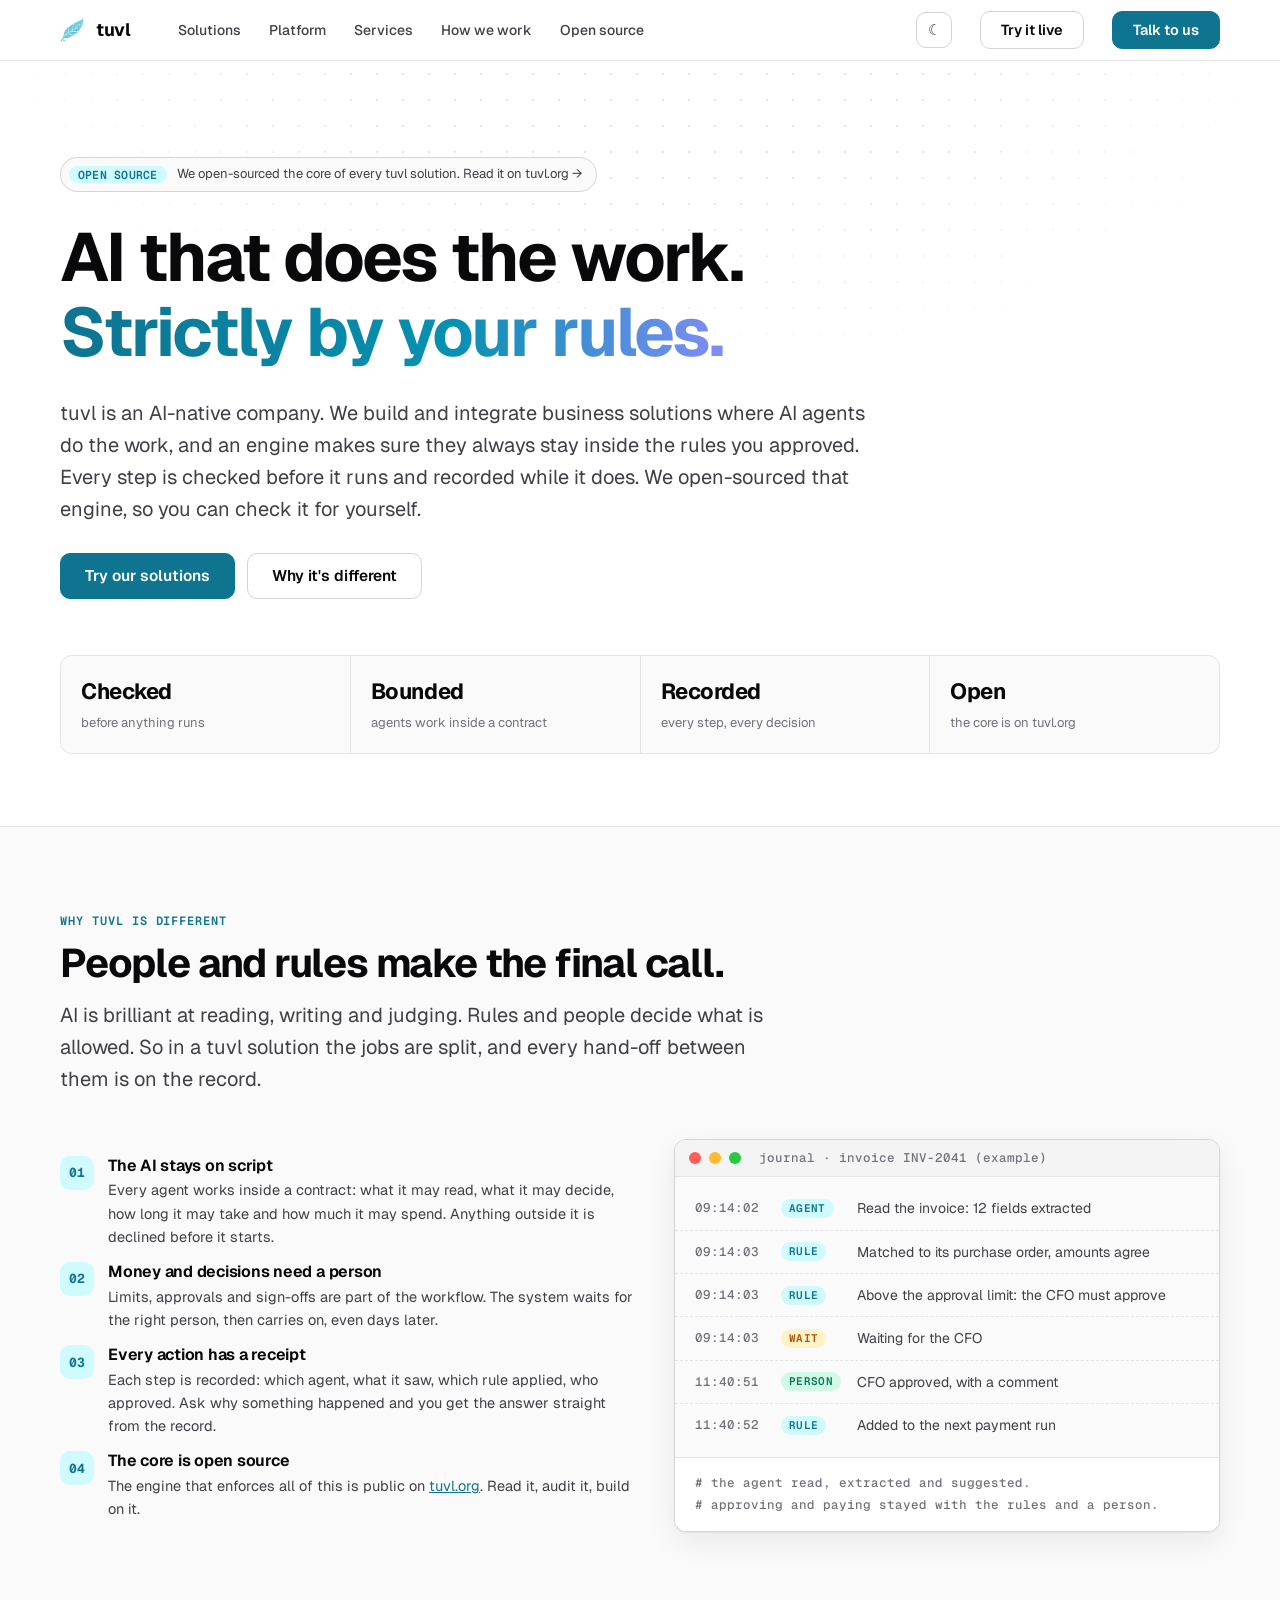
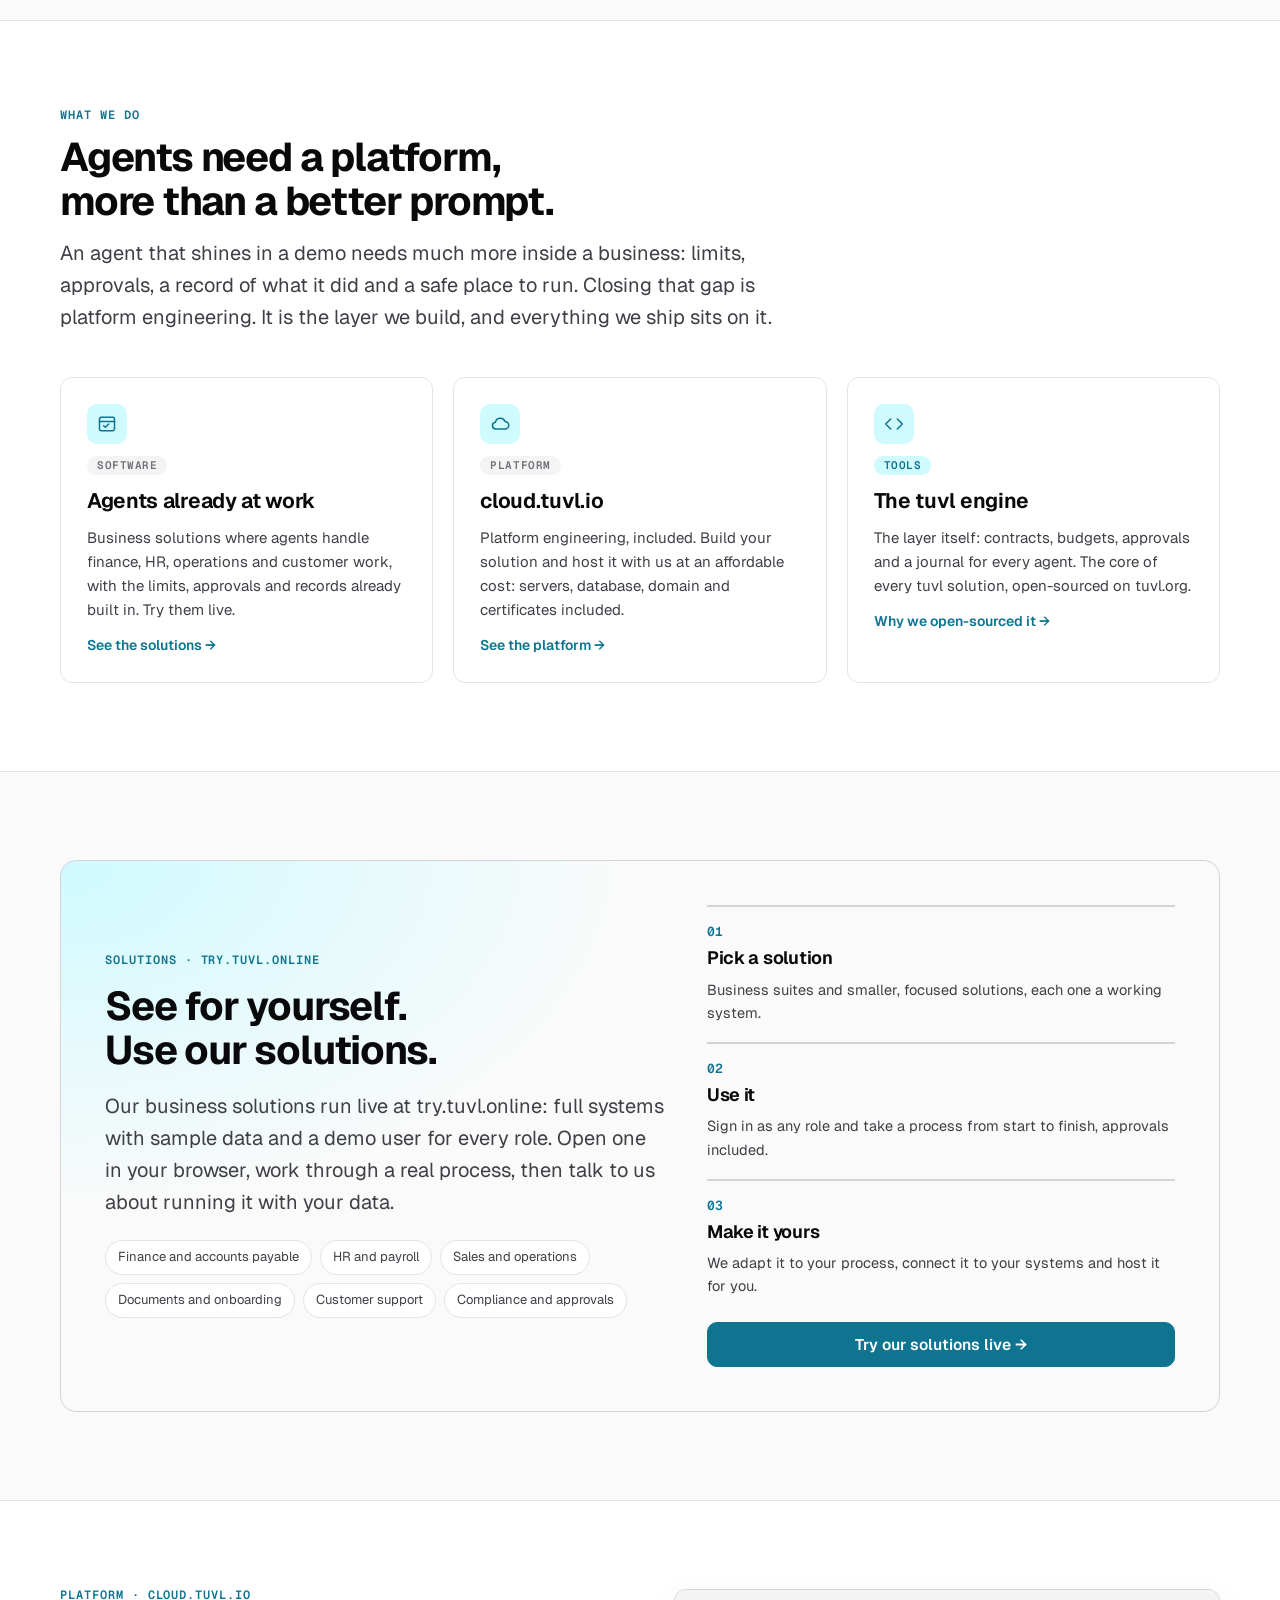
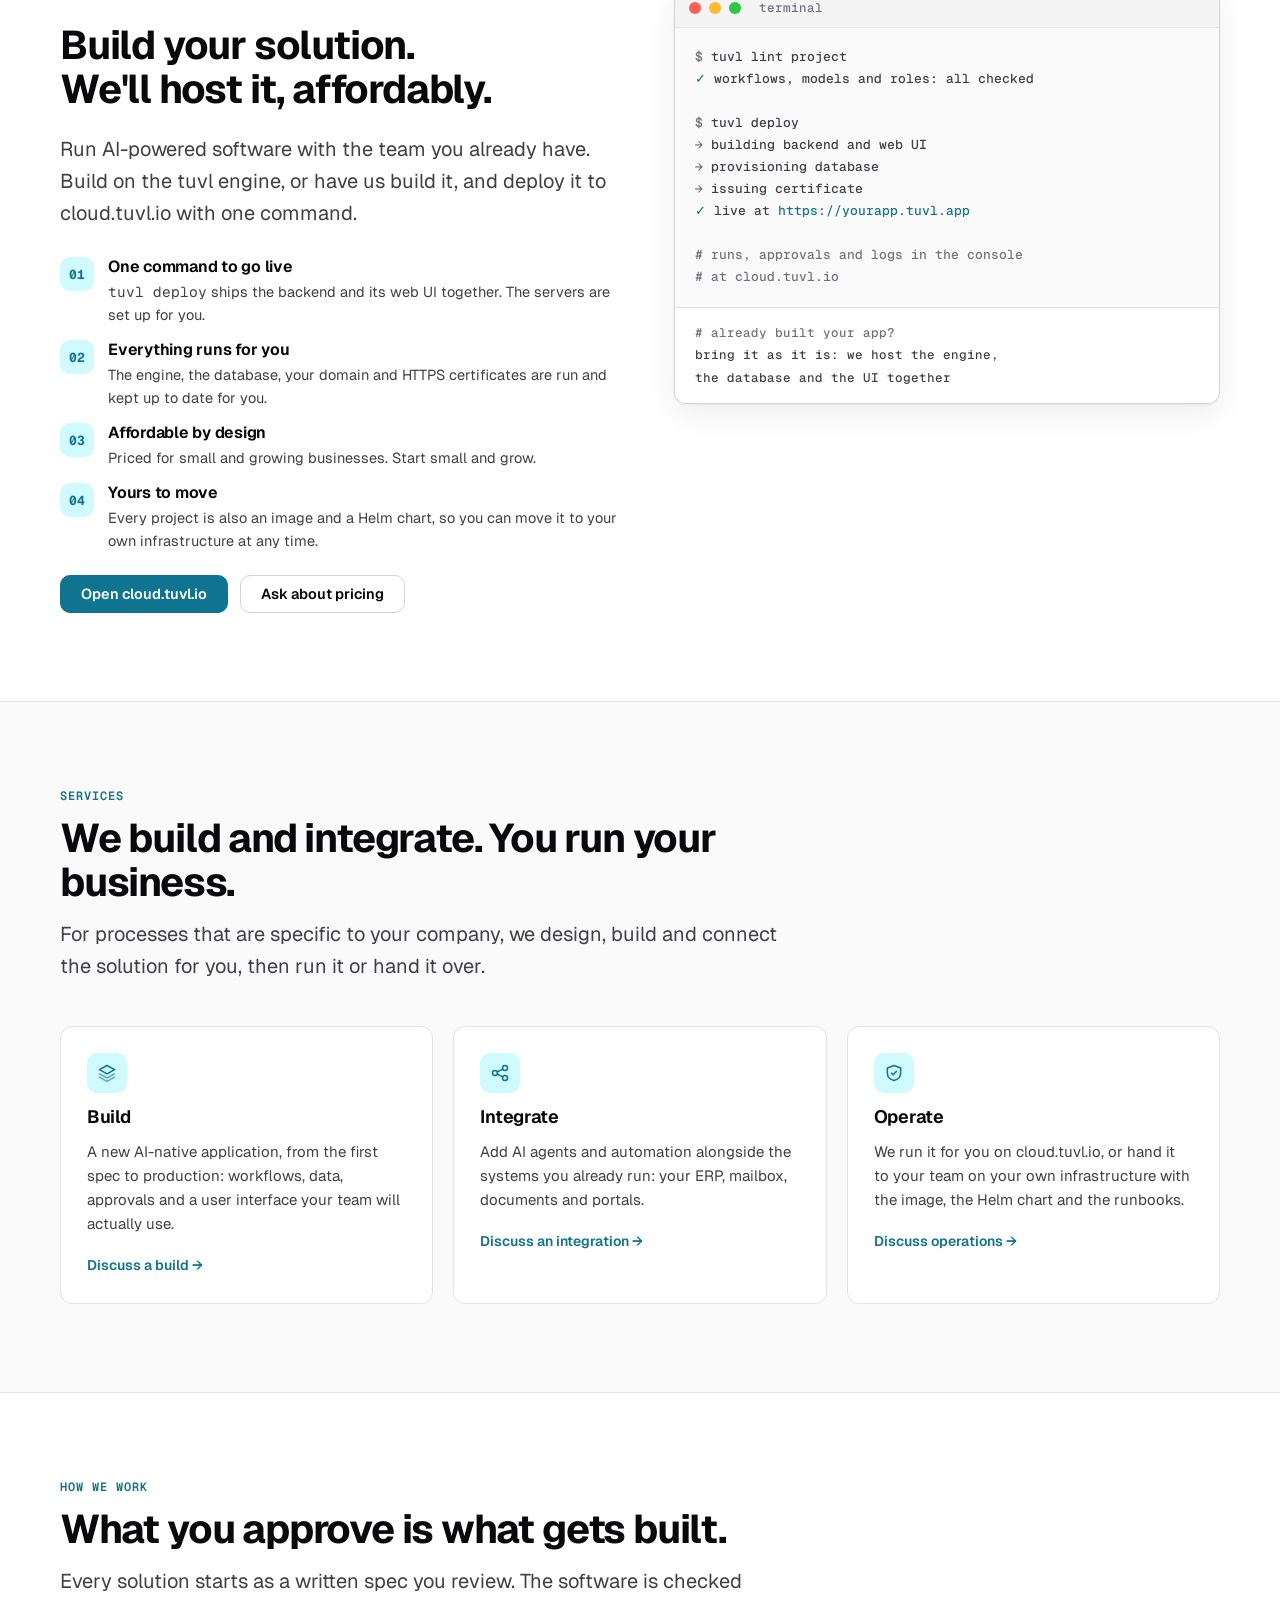
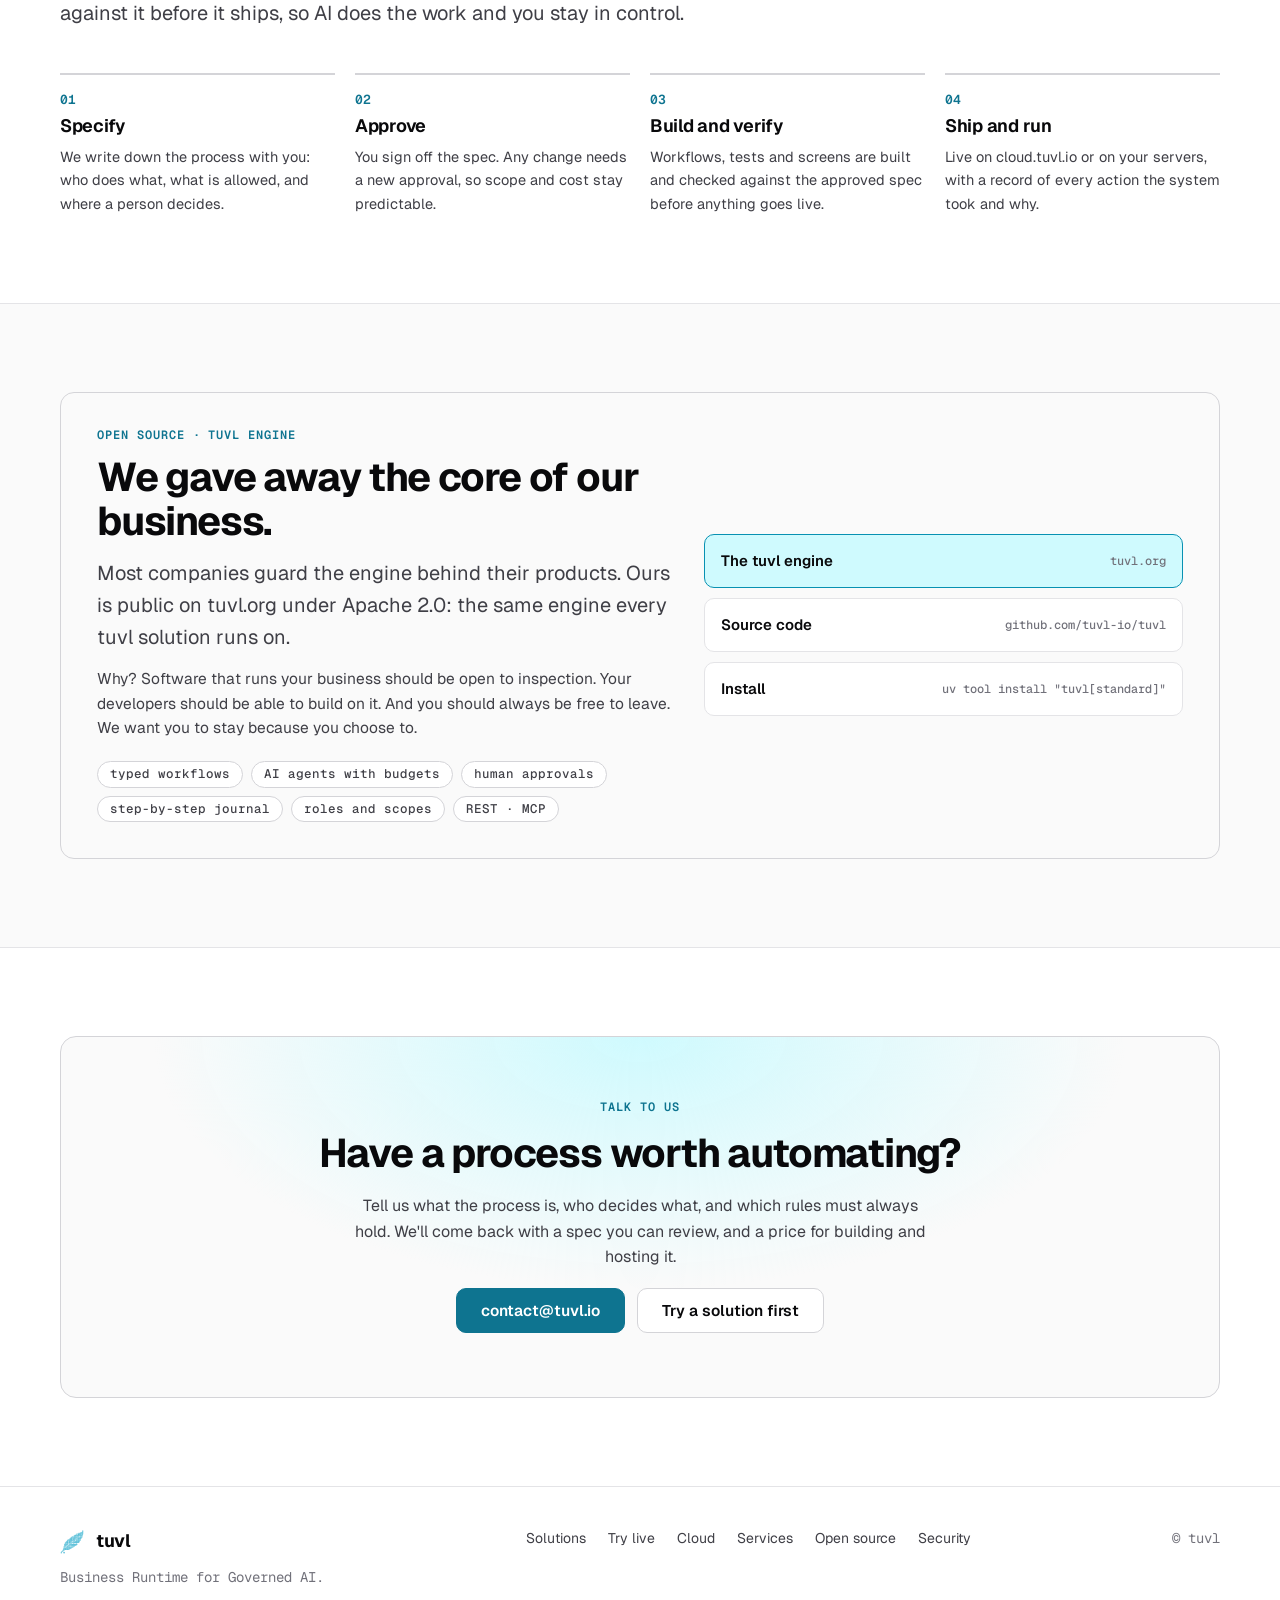
<file: index.html>
<!DOCTYPE html>
<html lang="en">
<head>
  <meta charset="utf-8">
  <meta name="viewport" content="width=device-width, initial-scale=1">
  <meta name="theme-color" content="#ffffff">
  <title>tuvl — Business Runtime for Governed AI</title>
  <meta name="description" content="tuvl is an AI-native company. We build and integrate AI-powered business solutions, and provide the software, platforms and tools to run them: ready-made suites, cloud.tuvl.io hosting and the open-source tuvl engine.">
  <link rel="canonical" href="https://tuvl.io/">
  <meta property="og:type" content="website">
  <meta property="og:url" content="https://tuvl.io/">
  <meta property="og:title" content="tuvl — Business Runtime for Governed AI">
  <meta property="og:description" content="An AI-native company: we build and integrate AI business solutions, and we open-sourced their core.">
  <meta property="og:image" content="https://tuvl.io/assets/logo.png">
  <link rel="icon" type="image/png" href="favicon-32.png">
  <link rel="preload" href="fonts/Geist.woff2" as="font" type="font/woff2" crossorigin>
  <link rel="stylesheet" href="tokens.css?v=2">
  <link rel="stylesheet" href="site.css?v=5">
  <script src="theme.js"></script>
  <script async src="https://www.googletagmanager.com/gtag/js?id=G-7NBSPKBZSP"></script>
  <script src="analytics.js"></script>
</head>
<body>

<header class="nav">
  <div class="wrap">
    <a class="brand" href="#top"><img src="feather.svg" alt="" width="26" height="28">tuvl</a>
    <nav class="nav-links" aria-label="Sections">
      <a href="#solutions">Solutions</a>
      <a href="#platform">Platform</a>
      <a href="#services">Services</a>
      <a href="#how">How we work</a>
      <a href="#open-source">Open source</a>
    </nav>
    <span class="spacer"></span>
    <button class="icon-btn" id="theme" aria-label="Toggle theme">☾</button>
    <a class="btn nav-try" href="https://try.tuvl.online/?utm_source=tuvl.io&amp;utm_medium=nav">Try it live</a>
    <a class="btn primary" href="#contact">Talk to us</a>
  </div>
</header>

<main id="top">

<!-- Hero -->
<div class="hero">
  <div class="wrap">
    <a class="pill" href="https://tuvl.org/?utm_source=tuvl.io&amp;utm_medium=hero_pill"><b>OPEN SOURCE</b> We open-sourced the core of every tuvl solution. Read it on tuvl.org →</a>
    <h1>AI that does the work.<br><em>Strictly by your rules.</em></h1>
    <p class="lede">tuvl is an AI-native company. We build and integrate business solutions where AI agents do the work, and an engine makes sure they always stay inside the rules you approved. Every step is checked before it runs and recorded while it does. We open-sourced that engine, so you can check it for yourself.</p>
    <div class="cta-row">
      <a class="btn primary lg" href="https://try.tuvl.online/?utm_source=tuvl.io&amp;utm_medium=hero">Try our solutions</a>
      <a class="btn lg" href="#different">Why it's different</a>
    </div>
    <div class="stats">
      <div><b>Checked</b><span>before anything runs</span></div>
      <div><b>Bounded</b><span>agents work inside a contract</span></div>
      <div><b>Recorded</b><span>every step, every decision</span></div>
      <div><b>Open</b><span>the core is on tuvl.org</span></div>
    </div>
  </div>
</div>

<!-- Why different -->
<section class="alt" id="different">
  <div class="wrap">
    <div class="sec-head">
      <span class="kicker">Why tuvl is different</span>
      <h2>People and rules make the final call.</h2>
      <p class="lede">AI is brilliant at reading, writing and judging. Rules and people decide what is allowed. So in a tuvl solution the jobs are split, and every hand-off between them is on the record.</p>
    </div>
    <div class="engine">
      <div class="guarantees">
        <div class="guarantee"><i>01</i><div><h3>The AI stays on script</h3><p>Every agent works inside a contract: what it may read, what it may decide, how long it may take and how much it may spend. Anything outside it is declined before it starts.</p></div></div>
        <div class="guarantee"><i>02</i><div><h3>Money and decisions need a person</h3><p>Limits, approvals and sign-offs are part of the workflow. The system waits for the right person, then carries on, even days later.</p></div></div>
        <div class="guarantee"><i>03</i><div><h3>Every action has a receipt</h3><p>Each step is recorded: which agent, what it saw, which rule applied, who approved. Ask why something happened and you get the answer straight from the record.</p></div></div>
        <div class="guarantee"><i>04</i><div><h3>The core is open source</h3><p>The engine that enforces all of this is public on <a href="https://tuvl.org/?utm_source=tuvl.io&amp;utm_medium=different">tuvl.org</a>. Read it, audit it, build on it.</p></div></div>
      </div>

      <div class="window" aria-label="Example: how the journal records one invoice">
        <div class="window-bar"><span class="dot r"></span><span class="dot y"></span><span class="dot g"></span><span class="title">journal · invoice INV-2041 (example)</span></div>
        <ol class="receipt">
          <li><time>09:14:02</time><span class="who ai">agent</span><span>Read the invoice: 12 fields extracted</span></li>
          <li><time>09:14:03</time><span class="who rule">rule</span><span>Matched to its purchase order, amounts agree</span></li>
          <li><time>09:14:03</time><span class="who rule">rule</span><span>Above the approval limit: the CFO must approve</span></li>
          <li><time>09:14:03</time><span class="who wait">wait</span><span>Waiting for the CFO</span></li>
          <li><time>11:40:51</time><span class="who person">person</span><span>CFO approved, with a comment</span></li>
          <li><time>11:40:52</time><span class="who rule">rule</span><span>Added to the next payment run</span></li>
        </ol>
        <div class="verify"><span class="c"># the agent read, extracted and suggested.</span><br><span class="c"># approving and paying stayed with the rules and a person.</span></div>
      </div>
    </div>
  </div>
</section>

<!-- What we do -->
<section id="what">
  <div class="wrap">
    <div class="sec-head">
      <span class="kicker">What we do</span>
      <h2>Agents need a platform,<br>more than a better prompt.</h2>
      <p class="lede">An agent that shines in a demo needs much more inside a business: limits, approvals, a record of what it did and a safe place to run. Closing that gap is platform engineering. It is the layer we build, and everything we ship sits on it.</p>
    </div>
    <div class="grid g3 pillars">
      <a class="card pillar" href="#solutions">
        <div class="ico"><svg viewBox="0 0 24 24"><rect x="3" y="4" width="18" height="16" rx="2"/><path d="M3 9h18M8 14l2 2 4-4"/></svg></div>
        <span class="tag">Software</span>
        <h3>Agents already at work</h3>
        <p>Business solutions where agents handle finance, HR, operations and customer work, with the limits, approvals and records already built in. Try them live.</p>
        <span class="link">See the solutions →</span>
      </a>
      <a class="card pillar" href="#platform">
        <div class="ico"><svg viewBox="0 0 24 24"><path d="M7 18a4 4 0 0 1-.5-7.97A6 6 0 0 1 18 9a4.5 4.5 0 0 1 0 9z"/></svg></div>
        <span class="tag">Platform</span>
        <h3>cloud.tuvl.io</h3>
        <p>Platform engineering, included. Build your solution and host it with us at an affordable cost: servers, database, domain and certificates included.</p>
        <span class="link">See the platform →</span>
      </a>
      <a class="card pillar" href="#open-source">
        <div class="ico"><svg viewBox="0 0 24 24"><path d="M8 6l-6 6 6 6M16 6l6 6-6 6"/></svg></div>
        <span class="tag open">Tools</span>
        <h3>The tuvl engine</h3>
        <p>The layer itself: contracts, budgets, approvals and a journal for every agent. The core of every tuvl solution, open-sourced on tuvl.org.</p>
        <span class="link">Why we open-sourced it →</span>
      </a>
    </div>
  </div>
</section>

<!-- Solutions -->
<section class="alt" id="solutions">
  <div class="wrap">
    <div class="try">
      <div class="try-copy">
        <span class="kicker">Solutions · try.tuvl.online</span>
        <h2>See for yourself.<br>Use our solutions.</h2>
        <p class="lede">Our business solutions run live at try.tuvl.online: full systems with sample data and a demo user for every role. Open one in your browser, work through a real process, then talk to us about running it with your data.</p>
        <div class="areas" aria-label="Areas covered">
          <span>Finance and accounts payable</span><span>HR and payroll</span><span>Sales and operations</span><span>Documents and onboarding</span><span>Customer support</span><span>Compliance and approvals</span>
        </div>
      </div>
      <div class="try-steps">
        <div class="step"><h3>Pick a solution</h3><p>Business suites and smaller, focused solutions, each one a working system.</p></div>
        <div class="step"><h3>Use it</h3><p>Sign in as any role and take a process from start to finish, approvals included.</p></div>
        <div class="step"><h3>Make it yours</h3><p>We adapt it to your process, connect it to your systems and host it for you.</p></div>
        <a class="btn primary lg" href="https://try.tuvl.online/?utm_source=tuvl.io&amp;utm_medium=solutions">Try our solutions live →</a>
      </div>
    </div>
  </div>
</section>

<!-- Platform -->
<section id="platform">
  <div class="wrap">
    <div class="engine">
      <div class="engine-copy">
        <span class="kicker">Platform · cloud.tuvl.io</span>
        <h2>Build your solution.<br>We'll host it, affordably.</h2>
        <p class="lede">Run AI-powered software with the team you already have. Build on the tuvl engine, or have us build it, and deploy it to cloud.tuvl.io with one command.</p>
        <div class="guarantees">
          <div class="guarantee"><i>01</i><div><h3>One command to go live</h3><p><span class="mono">tuvl deploy</span> ships the backend and its web UI together. The servers are set up for you.</p></div></div>
          <div class="guarantee"><i>02</i><div><h3>Everything runs for you</h3><p>The engine, the database, your domain and HTTPS certificates are run and kept up to date for you.</p></div></div>
          <div class="guarantee"><i>03</i><div><h3>Affordable by design</h3><p>Priced for small and growing businesses. Start small and grow.</p></div></div>
          <div class="guarantee"><i>04</i><div><h3>Yours to move</h3><p>Every project is also an image and a Helm chart, so you can move it to your own infrastructure at any time.</p></div></div>
        </div>
        <div class="cta-row"><a class="btn primary" href="https://cloud.tuvl.io/?utm_source=tuvl.io&amp;utm_medium=platform">Open cloud.tuvl.io</a><a class="btn" href="#contact">Ask about pricing</a></div>
      </div>

      <div class="window" aria-label="Deploying a project to cloud.tuvl.io">
        <div class="window-bar"><span class="dot r"></span><span class="dot y"></span><span class="dot g"></span><span class="title">terminal</span></div>
<pre class="code"><span class="c">$</span> tuvl lint project
<span class="s">✓</span> workflows, models and roles: all checked

<span class="c">$</span> tuvl deploy
<span class="c">→</span> building backend and web UI
<span class="c">→</span> provisioning database
<span class="c">→</span> issuing certificate
<span class="s">✓</span> live at <span class="k">https://yourapp.tuvl.app</span>

<span class="c"># runs, approvals and logs in the console</span>
<span class="c"># at cloud.tuvl.io</span></pre>
        <div class="verify"><span class="c"># already built your app?</span><br>bring it as it is: we host the engine,<br>the database and the UI together</div>
      </div>
    </div>
  </div>
</section>

<!-- Services -->
<section class="alt" id="services">
  <div class="wrap">
    <div class="sec-head">
      <span class="kicker">Services</span>
      <h2>We build and integrate. You run your business.</h2>
      <p class="lede">For processes that are specific to your company, we design, build and connect the solution for you, then run it or hand it over.</p>
    </div>
    <div class="grid g3">
      <article class="card">
        <div class="ico"><svg viewBox="0 0 24 24"><path d="M12 3l9 5-9 5-9-5z"/><path d="M3 13l9 5 9-5M3 17l9 5 9-5" opacity=".6"/></svg></div>
        <h3>Build</h3>
        <p>A new AI-native application, from the first spec to production: workflows, data, approvals and a user interface your team will actually use.</p>
        <a class="link" href="#contact">Discuss a build →</a>
      </article>
      <article class="card">
        <div class="ico"><svg viewBox="0 0 24 24"><circle cx="6" cy="12" r="3"/><circle cx="18" cy="6" r="3"/><circle cx="18" cy="18" r="3"/><path d="M8.7 10.7l6.6-3.4M8.7 13.3l6.6 3.4"/></svg></div>
        <h3>Integrate</h3>
        <p>Add AI agents and automation alongside the systems you already run: your ERP, mailbox, documents and portals.</p>
        <a class="link" href="#contact">Discuss an integration →</a>
      </article>
      <article class="card">
        <div class="ico"><svg viewBox="0 0 24 24"><path d="M12 3l8 3v6c0 5-3.5 8-8 9-4.5-1-8-4-8-9V6z"/><path d="M9 12l2 2 4-4"/></svg></div>
        <h3>Operate</h3>
        <p>We run it for you on cloud.tuvl.io, or hand it to your team on your own infrastructure with the image, the Helm chart and the runbooks.</p>
        <a class="link" href="#contact">Discuss operations →</a>
      </article>
    </div>
  </div>
</section>

<!-- How we work -->
<section id="how">
  <div class="wrap">
    <div class="sec-head">
      <span class="kicker">How we work</span>
      <h2>What you approve is what gets built.</h2>
      <p class="lede">Every solution starts as a written spec you review. The software is checked against it before it ships, so AI does the work and you stay in control.</p>
    </div>
    <div class="steps">
      <div class="step"><h3>Specify</h3><p>We write down the process with you: who does what, what is allowed, and where a person decides.</p></div>
      <div class="step"><h3>Approve</h3><p>You sign off the spec. Any change needs a new approval, so scope and cost stay predictable.</p></div>
      <div class="step"><h3>Build and verify</h3><p>Workflows, tests and screens are built and checked against the approved spec before anything goes live.</p></div>
      <div class="step"><h3>Ship and run</h3><p>Live on cloud.tuvl.io or on your servers, with a record of every action the system took and why.</p></div>
    </div>
  </div>
</section>

<!-- Open source -->
<section class="alt" id="open-source">
  <div class="wrap">
    <div class="oss">
      <div style="display:grid;gap:14px">
        <span class="kicker">Open source · tuvl engine</span>
        <h2>We gave away the core of our business.</h2>
        <p class="lede">Most companies guard the engine behind their products. Ours is public on tuvl.org under Apache 2.0: the same engine every tuvl solution runs on.</p>
        <p class="why">Why? Software that runs your business should be open to inspection. Your developers should be able to build on it. And you should always be free to leave. We want you to stay because you choose to.</p>
        <div class="chips" aria-label="Engine capabilities">
          <span class="chip">typed workflows</span><span class="chip">AI agents with budgets</span><span class="chip">human approvals</span><span class="chip">step-by-step journal</span><span class="chip">roles and scopes</span><span class="chip">REST · MCP</span>
        </div>
      </div>
      <div class="oss-links">
        <a class="primary" href="https://tuvl.org/?utm_source=tuvl.io&amp;utm_medium=oss">The tuvl engine <small>tuvl.org</small></a>
        <a href="https://github.com/tuvl-io/tuvl">Source code <small>github.com/tuvl-io/tuvl</small></a>
        <a href="https://pypi.org/project/tuvl/">Install <small>uv tool install "tuvl[standard]"</small></a>
      </div>
    </div>
  </div>
</section>

<!-- Contact -->
<section id="contact">
  <div class="wrap">
    <div class="cta">
      <span class="kicker">Talk to us</span>
      <h2>Have a process worth automating?</h2>
      <p>Tell us what the process is, who decides what, and which rules must always hold. We'll come back with a spec you can review, and a price for building and hosting it.</p>
      <div class="cta-row" style="justify-content:center"><a class="btn primary lg" href="mailto:contact@tuvl.io">contact@tuvl.io</a><a class="btn lg" href="https://try.tuvl.online/?utm_source=tuvl.io&amp;utm_medium=contact">Try a solution first</a></div>
    </div>
  </div>
</section>

</main>

<footer>
  <div class="wrap">
    <div>
      <a class="brand" href="#top" style="color:var(--ink)"><img src="feather.svg" alt="" width="22" height="24">tuvl</a>
      <p style="margin-top:10px" class="mono">Business Runtime for Governed AI.</p>
    </div>
    <nav aria-label="Footer">
      <a href="#solutions">Solutions</a><a href="https://try.tuvl.online/?utm_source=tuvl.io&amp;utm_medium=footer">Try live</a><a href="https://cloud.tuvl.io/?utm_source=tuvl.io&amp;utm_medium=footer">Cloud</a><a href="#services">Services</a><a href="https://tuvl.org/?utm_source=tuvl.io&amp;utm_medium=footer">Open source</a><a href="mailto:security@tuvl.io">Security</a>
    </nav>
    <p class="mono">© tuvl</p>
  </div>
</footer>


<script>
  const btn = document.getElementById("theme"), root = document.documentElement;
  const paint = () => { const d = root.dataset.theme === "dark"; btn.textContent = d ? "☀" : "☾"; document.querySelector('meta[name="theme-color"]').setAttribute("content", d ? "#09090b" : "#ffffff"); };
  btn.addEventListener("click", () => { const t = root.dataset.theme === "dark" ? "light" : "dark"; root.dataset.theme = t; try { localStorage.setItem("tuvl.theme", t); } catch {} paint(); });
  paint();
</script>
</body>
</html>
</file>
<file: tokens.css>
/* tuvl design tokens (skill: tuvl-design). The tuvl look, as on tuvl.io, tuvl.dev and Insight: zinc neutrals (white / near-black), one cyan accent, Geist and Geist Mono. */
@font-face { font-family: "Geist"; src: url("fonts/Geist.woff2") format("woff2"); font-weight: 100 900; font-display: swap; }
@font-face { font-family: "Geist Mono"; src: url("fonts/GeistMono.woff2") format("woff2"); font-weight: 100 900; font-display: swap; }
:root, :root[data-theme="light"] {
  --bg: #ffffff; --panel: #fafafa; --ink: #09090b; --ink-2: #3f3f46; --muted: #71717a; --line: #e4e4e7; --line-strong: #d4d4d8; --soft: #f4f4f5;
  --accent: #0891b2; --accent-text: #0e7490; --accent-ink: #ffffff; --accent-soft: #cffafe; --btn: #0e7490; --btn-hover: #0891b2;
  --ok: #047857; --ok-bg: #d1fae5; --warn: #b45309; --warn-bg: #fef3c7; --bad: #be123c; --bad-bg: #ffe4e6; --info: #0e7490; --info-bg: #cffafe; --idle: #52525b; --idle-bg: #f4f4f5;
  --shadow: 0 1px 2px rgba(0, 0, 0, .05), 0 10px 30px rgba(0, 0, 0, .07);
  --mono: "Geist Mono", ui-monospace, "SFMono-Regular", Menlo, monospace; --sans: "Geist", ui-sans-serif, system-ui, -apple-system, "Segoe UI", Roboto, sans-serif;
  --radius: 12px;
}
:root[data-theme="dark"] {
  --bg: #09090b; --panel: #111113; --ink: #fafafa; --ink-2: #d4d4d8; --muted: #a1a1aa; --line: #27272a; --line-strong: #3f3f46; --soft: #18181b;
  --accent: #22d3ee; --accent-text: #67e8f9; --accent-ink: #042f3a; --accent-soft: rgba(34, 211, 238, .14); --btn: #0e7490; --btn-hover: #0891b2;
  --ok: #34d399; --ok-bg: rgba(52, 211, 153, .14); --warn: #fbbf24; --warn-bg: rgba(251, 191, 36, .13); --bad: #fb7185; --bad-bg: rgba(251, 113, 133, .14); --info: #67e8f9; --info-bg: rgba(34, 211, 238, .14); --idle: #a1a1aa; --idle-bg: #18181b;
  --shadow: 0 1px 2px rgba(0, 0, 0, .4), 0 14px 36px rgba(0, 0, 0, .45);
}
</file>
<file: site.css>
/* tuvl.io business site. Built on the tuvl design tokens (tokens.css); only layout and marketing components live here. */
*, *::before, *::after { box-sizing: border-box; }
html { scroll-behavior: smooth; scroll-padding-top: 72px; }
body { margin: 0; background: var(--bg); color: var(--ink); font: 16px/1.6 var(--sans); -webkit-font-smoothing: antialiased; }
a { color: inherit; }
img, svg { max-width: 100%; }
:focus-visible { outline: 2px solid var(--accent); outline-offset: 3px; border-radius: 6px; }
.wrap { width: min(1160px, 100% - 48px); margin: 0 auto; }
.mono { font-family: var(--mono); }
.kicker { font: 600 12px/1 var(--mono); letter-spacing: .08em; text-transform: uppercase; color: var(--accent-text); }
h1, h2, h3 { margin: 0; letter-spacing: -.03em; line-height: 1.1; }
h1 { font-size: clamp(40px, 6vw, 68px); font-weight: 700; }
h2 { font-size: clamp(28px, 3.6vw, 40px); font-weight: 700; }
h3 { font-size: 18px; font-weight: 650; letter-spacing: -.015em; line-height: 1.3; }
p { margin: 0; }
.lede { font-size: clamp(17px, 1.7vw, 20px); color: var(--ink-2); max-width: 62ch; }
.muted { color: var(--muted); }

/* Nav */
.nav { position: sticky; top: 0; z-index: 20; background: color-mix(in srgb, var(--bg) 82%, transparent); backdrop-filter: saturate(1.4) blur(14px); border-bottom: 1px solid var(--line); }
.nav .wrap { display: flex; align-items: center; gap: 28px; height: 60px; }
.brand { display: flex; align-items: center; gap: 10px; text-decoration: none; font-weight: 700; font-size: 18px; letter-spacing: -.025em; }
.brand img { width: 26px; height: 28px; }
.nav-links { display: flex; gap: 4px; margin-left: 8px; }
.nav-links a { text-decoration: none; color: var(--ink-2); font-size: 14px; font-weight: 500; padding: 8px 12px; border-radius: 10px; }
.nav-links a:hover { background: var(--soft); color: var(--ink); }
.nav .spacer { flex: 1; }
.icon-btn { background: transparent; border: 1px solid var(--line-strong); color: var(--ink-2); width: 36px; height: 36px; border-radius: 10px; cursor: pointer; font-size: 15px; }
.icon-btn:hover { background: var(--soft); }

/* Buttons */
.btn { display: inline-flex; align-items: center; gap: 8px; padding: 11px 20px; border-radius: 10px; border: 1px solid var(--line-strong); background: var(--bg); color: var(--ink); font: 600 14.5px/1 var(--sans); text-decoration: none; cursor: pointer; transition: transform .15s, background .15s, border-color .15s; }
.btn:hover { background: var(--soft); transform: translateY(-1px); }
.btn.primary { background: var(--btn); border-color: var(--btn); color: #fff; }
.btn.primary:hover { background: var(--btn-hover); border-color: var(--btn-hover); }
.btn.lg { padding: 14px 24px; font-size: 15.5px; }

/* Hero */
.hero { position: relative; padding: 96px 0 72px; overflow: hidden; }
.hero::before { content: ""; position: absolute; inset: 0; background-image: radial-gradient(var(--line-strong) 1px, transparent 1.2px); background-size: 26px 26px; mask-image: radial-gradient(ellipse 70% 60% at 50% 0%, #000 30%, transparent 75%); opacity: .6; pointer-events: none; }
.hero .wrap { position: relative; display: grid; gap: 28px; }
.pill { display: inline-flex; align-items: center; gap: 10px; width: fit-content; padding: 6px 14px 6px 8px; border: 1px solid var(--line-strong); border-radius: 999px; background: var(--panel); font-size: 13px; color: var(--ink-2); text-decoration: none; }
.pill b { background: var(--accent-soft); color: var(--accent-text); padding: 3px 9px; border-radius: 999px; font: 600 11.5px/1 var(--mono); letter-spacing: .02em; }
.hero h1 em { font-style: normal; background: linear-gradient(95deg, var(--accent-text), var(--accent) 60%, #818cf8); -webkit-background-clip: text; background-clip: text; color: transparent; }
.cta-row { display: flex; flex-wrap: wrap; gap: 12px; align-items: center; }
.install { display: inline-flex; align-items: center; gap: 12px; padding: 12px 16px; border: 1px solid var(--line-strong); border-radius: 10px; background: var(--panel); font: 500 14px/1 var(--mono); }
.install span { color: var(--muted); }
.stats { display: grid; grid-template-columns: repeat(4, 1fr); gap: 1px; margin-top: 28px; background: var(--line); border: 1px solid var(--line); border-radius: 12px; overflow: hidden; }
.stats div { background: var(--panel); padding: 18px 20px; }
.stats b { display: block; font-size: 22px; letter-spacing: -.02em; }
.stats span { font-size: 13px; color: var(--muted); }

/* Sections */
section { padding: 88px 0; }
section.alt { background: var(--panel); border-block: 1px solid var(--line); }
.sec-head { display: grid; gap: 14px; margin-bottom: 44px; max-width: 720px; }

/* Engine highlight */
.engine { display: grid; grid-template-columns: 1.05fr 1fr; gap: 40px; align-items: start; }
.engine-copy { display: grid; gap: 22px; }
.guarantees { display: grid; gap: 14px; margin-top: 6px; }
.guarantee { display: grid; grid-template-columns: 34px 1fr; gap: 14px; }
.guarantee i { width: 34px; height: 34px; border-radius: 10px; background: var(--accent-soft); color: var(--accent-text); display: grid; place-items: center; font: 700 13px/1 var(--mono); font-style: normal; }
.guarantee h3 { font-size: 16px; margin-bottom: 2px; }
.guarantee p { font-size: 14.5px; color: var(--ink-2); }
.window { border: 1px solid var(--line-strong); border-radius: 12px; background: var(--panel); box-shadow: var(--shadow); overflow: hidden; }
.window-bar { display: flex; align-items: center; gap: 8px; padding: 12px 14px; border-bottom: 1px solid var(--line); background: var(--soft); }
.dot { width: 12px; height: 12px; border-radius: 50%; }
.dot.r { background: #ff5f57; } .dot.y { background: #febc2e; } .dot.g { background: #28c840; }
.window-bar .title { margin-left: 10px; font: 500 12.5px/1 var(--mono); color: var(--muted); }
pre.code { margin: 0; padding: 18px 20px; font: 500 13px/1.7 var(--mono); overflow-x: auto; color: var(--ink-2); }
.k { color: var(--accent-text); } .s { color: var(--ok); } .c { color: var(--muted); } .w { color: var(--warn); }
.verify { border-top: 1px solid var(--line); padding: 14px 20px; font: 500 12.5px/1.8 var(--mono); color: var(--ink-2); background: var(--bg); }
.verify .ok { color: var(--ok); }
.chips { display: flex; flex-wrap: wrap; gap: 8px; }
.chip { padding: 6px 12px; border: 1px solid var(--line-strong); border-radius: 999px; font: 500 12.5px/1 var(--mono); color: var(--ink-2); background: var(--bg); }

/* Cards and grids */
.grid { display: grid; gap: 20px; }
.g2 { grid-template-columns: repeat(2, 1fr); } .g3 { grid-template-columns: repeat(3, 1fr); }
.card { border: 1px solid var(--line); border-radius: 12px; background: var(--bg); padding: 26px; display: grid; gap: 12px; align-content: start; transition: border-color .15s, box-shadow .15s, transform .15s; }
section.alt .card { background: var(--bg); }
.card:hover { border-color: var(--line-strong); box-shadow: var(--shadow); transform: translateY(-2px); }
.card p { color: var(--ink-2); font-size: 15px; }
.card .tag { width: fit-content; padding: 4px 10px; border-radius: 999px; background: var(--soft); color: var(--muted); font: 600 11px/1 var(--mono); letter-spacing: .05em; text-transform: uppercase; }
.card .tag.live { background: var(--ok-bg); color: var(--ok); }
.card .tag.open { background: var(--accent-soft); color: var(--accent-text); }
.card .link { margin-top: 6px; font-size: 14px; font-weight: 600; color: var(--accent-text); text-decoration: none; }
.card .link:hover { text-decoration: underline; }
.ico { width: 40px; height: 40px; border-radius: 10px; background: var(--accent-soft); color: var(--accent-text); display: grid; place-items: center; }
.ico svg { width: 20px; height: 20px; stroke: currentColor; fill: none; stroke-width: 1.8; stroke-linecap: round; stroke-linejoin: round; }
.product-feature { grid-column: span 3; display: grid; grid-template-columns: 1.1fr 1fr; gap: 32px; padding: 32px; background: linear-gradient(180deg, var(--accent-soft), transparent 60%), var(--bg); border-color: var(--line-strong); }
.product-feature:hover { transform: none; }
.mini { display: grid; gap: 10px; align-content: center; }
.mini div { display: flex; align-items: center; justify-content: space-between; gap: 14px; padding: 12px 14px; border: 1px solid var(--line); border-radius: 10px; background: var(--bg); font-size: 14px; }
.mini .st { font: 600 11.5px/1 var(--mono); padding: 4px 9px; border-radius: 999px; }
.st.ok { background: var(--ok-bg); color: var(--ok); } .st.warn { background: var(--warn-bg); color: var(--warn); } .st.info { background: var(--info-bg); color: var(--info); }

/* Why different: journal */
#different .engine { align-items: center; }
#different .guarantee a { color: var(--accent-text); }
.receipt { list-style: none; margin: 0; padding: 10px 0; }
.receipt li { display: grid; grid-template-columns: 74px 64px 1fr; gap: 12px; align-items: center; padding: 10px 20px; font-size: 14px; color: var(--ink-2); }
.receipt li + li { border-top: 1px dashed var(--line); }
.receipt time { font: 500 12.5px/1 var(--mono); color: var(--muted); }
.receipt .who { width: fit-content; padding: 4px 8px; border-radius: 999px; font: 600 11px/1 var(--mono); text-transform: uppercase; letter-spacing: .04em; }
.who.ai { background: var(--accent-soft); color: var(--accent-text); }
.who.rule { background: var(--info-bg); color: var(--info); }
.who.wait { background: var(--warn-bg); color: var(--warn); }
.who.person { background: var(--ok-bg); color: var(--ok); }
.oss .why { color: var(--ink-2); font-size: 15.5px; max-width: 60ch; }
.oss-links a.primary { border-color: var(--accent); background: var(--accent-soft); }

/* What we do */
a.card { text-decoration: none; color: inherit; }
.pillar h3 { font-size: 21px; }
.pillar .link { margin-top: auto; }

/* Solutions: try band */
.try { display: grid; grid-template-columns: 1.2fr 1fr; gap: 40px; align-items: center; padding: 44px; border: 1px solid var(--line-strong); border-radius: 16px; background: radial-gradient(ellipse 70% 90% at 0% 0%, var(--accent-soft), transparent 70%), var(--panel); }
.try-copy { display: grid; gap: 18px; }
.areas { display: flex; flex-wrap: wrap; gap: 8px; margin-top: 4px; }
.areas span { padding: 6px 12px; border: 1px solid var(--line); border-radius: 999px; background: var(--bg); font-size: 13px; color: var(--ink-2); }
.try-steps { display: grid; gap: 18px; counter-reset: s; }
.try-steps .btn { justify-content: center; margin-top: 6px; }

/* Process */
.steps { display: grid; grid-template-columns: repeat(4, 1fr); gap: 20px; counter-reset: s; }
.step { border-top: 2px solid var(--line-strong); padding-top: 18px; display: grid; gap: 8px; align-content: start; }
.step::before { counter-increment: s; content: "0" counter(s); font: 600 13px/1 var(--mono); color: var(--accent-text); }
.step p { font-size: 14.5px; color: var(--ink-2); }

/* Open source band */
.oss { display: grid; grid-template-columns: 1.2fr 1fr; gap: 32px; align-items: center; padding: 36px; border: 1px solid var(--line-strong); border-radius: 14px; background: var(--panel); }
.oss-links { display: grid; gap: 10px; }
.oss-links a { display: flex; align-items: center; justify-content: space-between; padding: 14px 16px; border: 1px solid var(--line); border-radius: 10px; background: var(--bg); text-decoration: none; font-weight: 600; font-size: 15px; }
.oss-links a:hover { border-color: var(--accent); }
.oss-links a { gap: 16px; }
.oss .chips { margin-top: 6px; }
.oss-links small { font: 500 12px/1 var(--mono); color: var(--muted); }

/* CTA + footer */
.cta { text-align: center; display: grid; gap: 18px; justify-items: center; padding: 64px 24px; border: 1px solid var(--line-strong); border-radius: 16px; background: radial-gradient(ellipse 60% 100% at 50% 0%, var(--accent-soft), transparent 70%), var(--panel); }
.cta p { max-width: 52ch; color: var(--ink-2); }
footer { border-top: 1px solid var(--line); padding: 40px 0 56px; font-size: 14px; color: var(--muted); }
footer .wrap { display: flex; flex-wrap: wrap; gap: 20px 40px; justify-content: space-between; }
footer nav { display: flex; flex-wrap: wrap; gap: 8px 22px; }
footer a { text-decoration: none; color: var(--ink-2); } footer a:hover { color: var(--accent-text); }

@media (max-width: 920px) {
  .engine, .oss, .product-feature { grid-template-columns: 1fr; }
  .g3, .g2 { grid-template-columns: 1fr; } .product-feature { grid-column: auto; }
  .steps { grid-template-columns: 1fr 1fr; } .stats { grid-template-columns: 1fr 1fr; }
  .try { grid-template-columns: 1fr; padding: 28px; }
  .nav-links, .nav-try { display: none; } section { padding: 64px 0; } .hero { padding: 64px 0 48px; }
}
@media (prefers-reduced-motion: reduce) { * { transition: none !important; scroll-behavior: auto !important; } }
</file>
